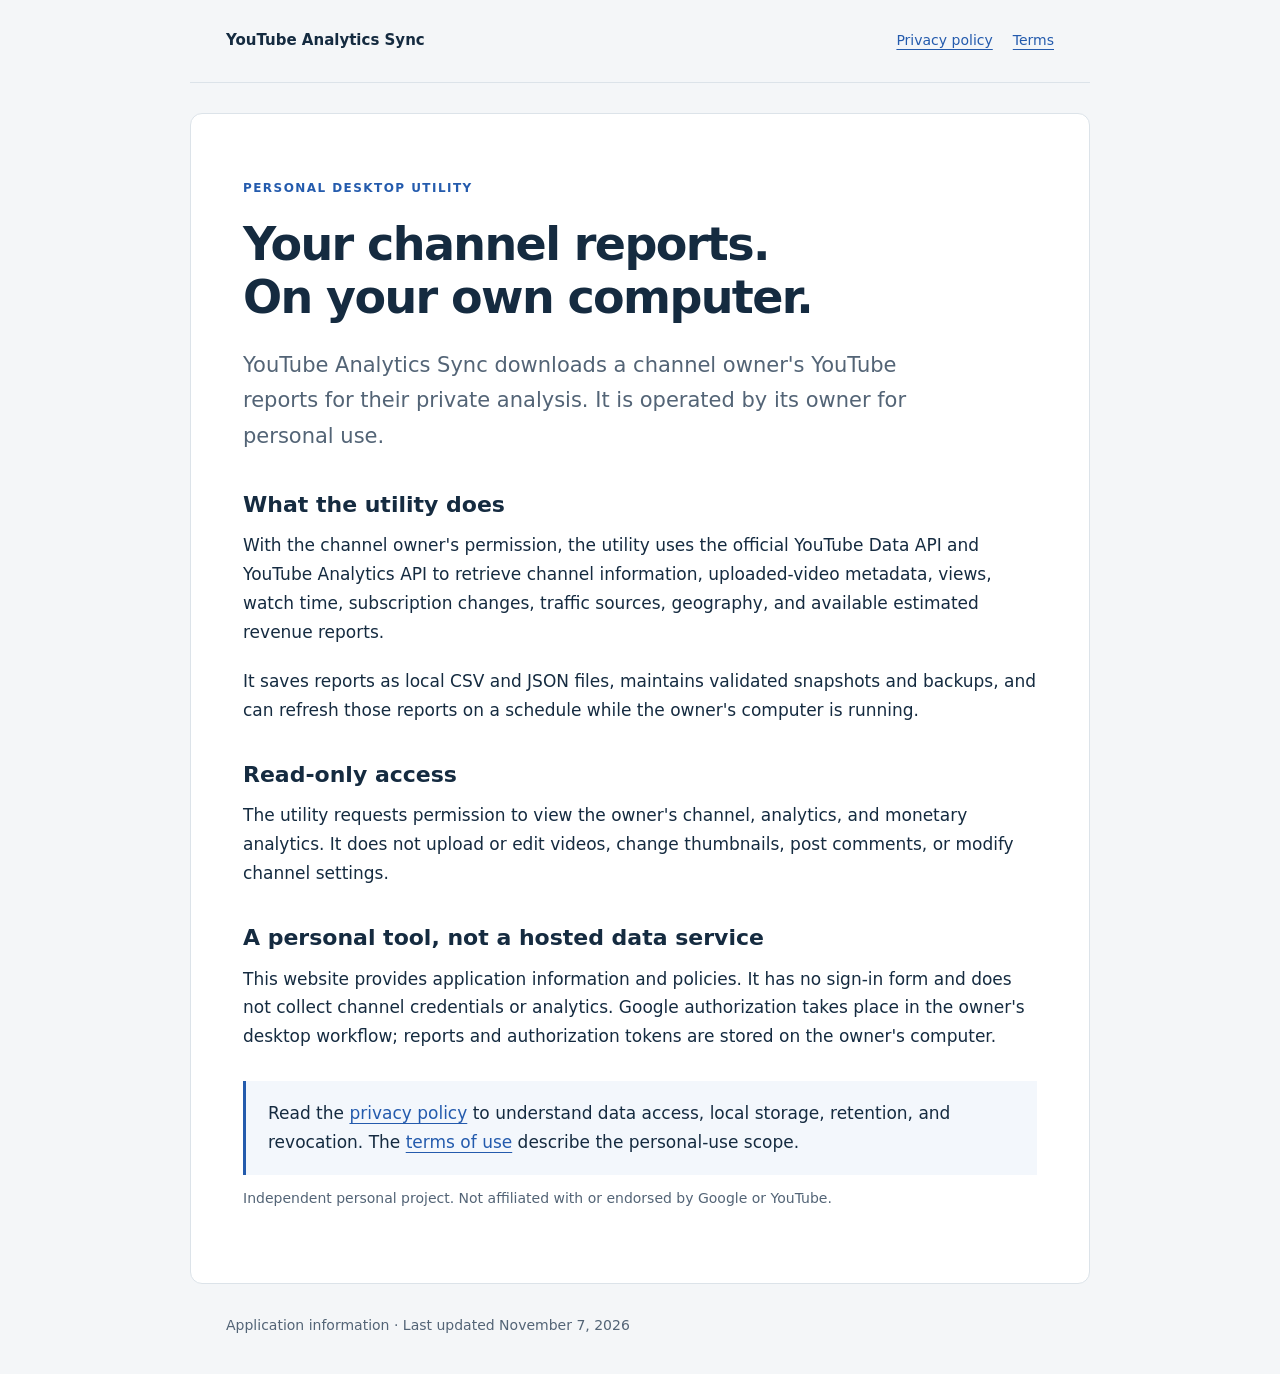
<file: index.html>
<!doctype html>
<html lang="en"><head><meta charset="utf-8"><meta name="viewport" content="width=device-width,initial-scale=1"><meta name="google-site-verification" content="2XGEfSB0RLg4CMqCSlegSYckYk3CY5fay4mAmUKREqk"><meta name="description" content="YouTube Analytics Sync is a personal desktop utility that downloads the channel owner's analytics reports to their own computer."><title>YouTube Analytics Sync — Personal desktop utility</title><link rel="stylesheet" href="style.css"></head>
<body><header><a href="index.html">YouTube Analytics Sync</a><nav aria-label="Main navigation"><a href="privacy.html">Privacy policy</a><a href="terms.html">Terms</a></nav></header>
<main><p class="eyebrow">Personal desktop utility</p><h1>Your channel reports.<br>On your own computer.</h1><p class="lead">YouTube Analytics Sync downloads a channel owner's YouTube reports for their private analysis. It is operated by its owner for personal use.</p>
<h2>What the utility does</h2><p>With the channel owner's permission, the utility uses the official YouTube Data API and YouTube Analytics API to retrieve channel information, uploaded-video metadata, views, watch time, subscription changes, traffic sources, geography, and available estimated revenue reports.</p><p>It saves reports as local CSV and JSON files, maintains validated snapshots and backups, and can refresh those reports on a schedule while the owner's computer is running.</p>
<h2>Read-only access</h2><p>The utility requests permission to view the owner's channel, analytics, and monetary analytics. It does not upload or edit videos, change thumbnails, post comments, or modify channel settings.</p>
<h2>A personal tool, not a hosted data service</h2><p>This website provides application information and policies. It has no sign-in form and does not collect channel credentials or analytics. Google authorization takes place in the owner's desktop workflow; reports and authorization tokens are stored on the owner's computer.</p>
<div class="note">Read the <a href="privacy.html">privacy policy</a> to understand data access, local storage, retention, and revocation. The <a href="terms.html">terms of use</a> describe the personal-use scope.</div>
<p class="meta">Independent personal project. Not affiliated with or endorsed by Google or YouTube.</p></main><footer>Application information · Last updated November 7, 2026</footer></body></html>
</file>
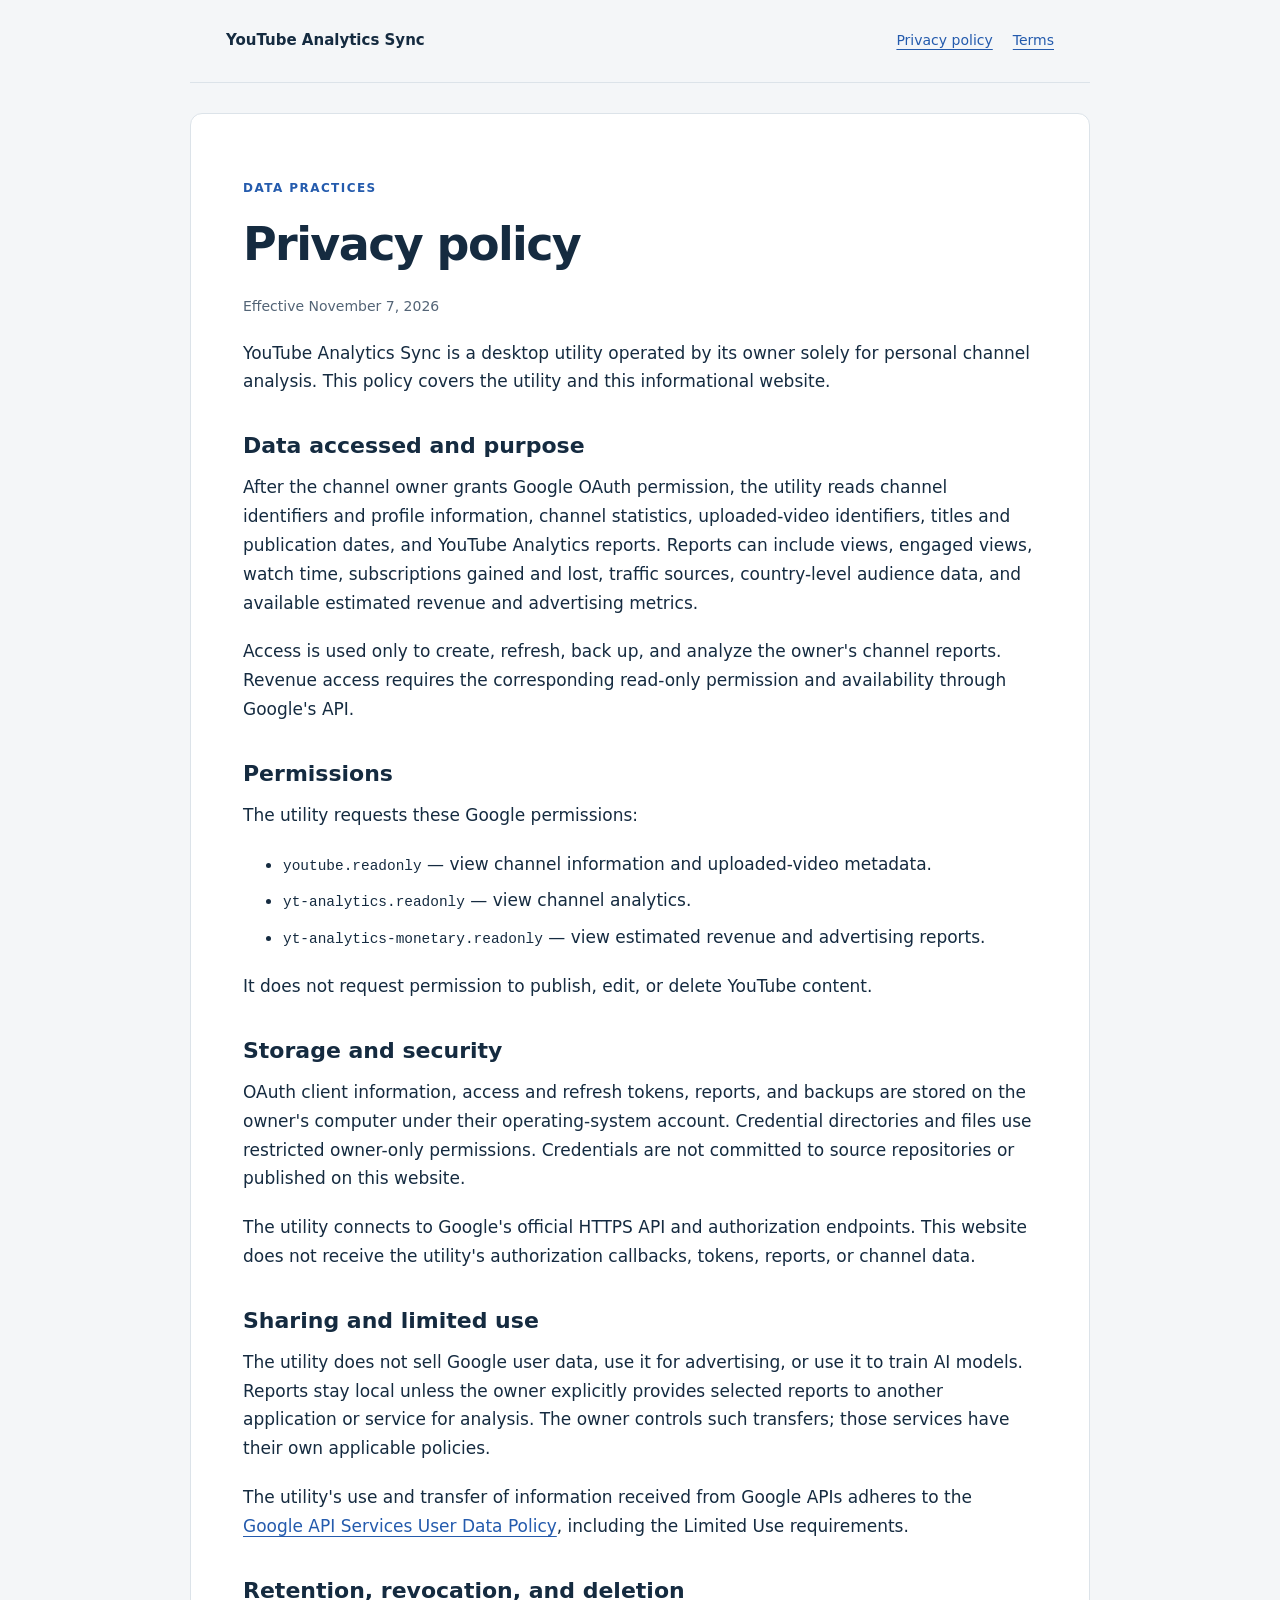
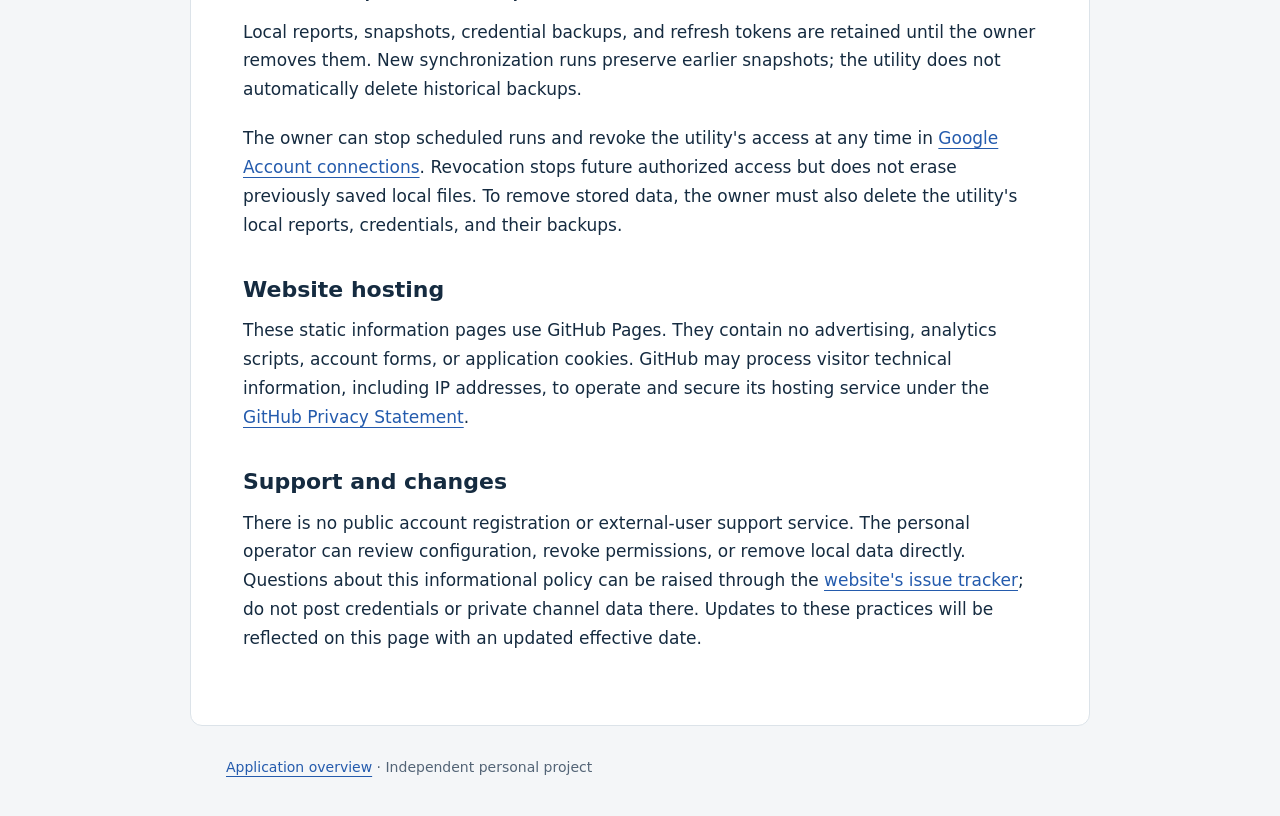
<file: privacy.html>
<!doctype html>
<html lang="en"><head><meta charset="utf-8"><meta name="viewport" content="width=device-width,initial-scale=1"><meta name="description" content="Privacy policy for the personal YouTube Analytics Sync desktop utility."><title>Privacy policy — YouTube Analytics Sync</title><link rel="stylesheet" href="style.css"></head>
<body><header><a href="index.html">YouTube Analytics Sync</a><nav aria-label="Main navigation"><a href="privacy.html" aria-current="page">Privacy policy</a><a href="terms.html">Terms</a></nav></header><main><p class="eyebrow">Data practices</p><h1>Privacy policy</h1><p class="meta">Effective November 7, 2026</p><p>YouTube Analytics Sync is a desktop utility operated by its owner solely for personal channel analysis. This policy covers the utility and this informational website.</p>
<h2>Data accessed and purpose</h2><p>After the channel owner grants Google OAuth permission, the utility reads channel identifiers and profile information, channel statistics, uploaded-video identifiers, titles and publication dates, and YouTube Analytics reports. Reports can include views, engaged views, watch time, subscriptions gained and lost, traffic sources, country-level audience data, and available estimated revenue and advertising metrics.</p><p>Access is used only to create, refresh, back up, and analyze the owner's channel reports. Revenue access requires the corresponding read-only permission and availability through Google's API.</p>
<h2>Permissions</h2><p>The utility requests these Google permissions:</p><ul><li><code>youtube.readonly</code> — view channel information and uploaded-video metadata.</li><li><code>yt-analytics.readonly</code> — view channel analytics.</li><li><code>yt-analytics-monetary.readonly</code> — view estimated revenue and advertising reports.</li></ul><p>It does not request permission to publish, edit, or delete YouTube content.</p>
<h2>Storage and security</h2><p>OAuth client information, access and refresh tokens, reports, and backups are stored on the owner's computer under their operating-system account. Credential directories and files use restricted owner-only permissions. Credentials are not committed to source repositories or published on this website.</p><p>The utility connects to Google's official HTTPS API and authorization endpoints. This website does not receive the utility's authorization callbacks, tokens, reports, or channel data.</p>
<h2>Sharing and limited use</h2><p>The utility does not sell Google user data, use it for advertising, or use it to train AI models. Reports stay local unless the owner explicitly provides selected reports to another application or service for analysis. The owner controls such transfers; those services have their own applicable policies.</p><p>The utility's use and transfer of information received from Google APIs adheres to the <a href="https://developers.google.com/terms/api-services-user-data-policy">Google API Services User Data Policy</a>, including the Limited Use requirements.</p>
<h2>Retention, revocation, and deletion</h2><p>Local reports, snapshots, credential backups, and refresh tokens are retained until the owner removes them. New synchronization runs preserve earlier snapshots; the utility does not automatically delete historical backups.</p><p>The owner can stop scheduled runs and revoke the utility's access at any time in <a href="https://myaccount.google.com/connections">Google Account connections</a>. Revocation stops future authorized access but does not erase previously saved local files. To remove stored data, the owner must also delete the utility's local reports, credentials, and their backups.</p>
<h2>Website hosting</h2><p>These static information pages use GitHub Pages. They contain no advertising, analytics scripts, account forms, or application cookies. GitHub may process visitor technical information, including IP addresses, to operate and secure its hosting service under the <a href="https://docs.github.com/en/site-policy/privacy-policies/github-general-privacy-statement">GitHub Privacy Statement</a>.</p>
<h2>Support and changes</h2><p>There is no public account registration or external-user support service. The personal operator can review configuration, revoke permissions, or remove local data directly. Questions about this informational policy can be raised through the <a href="https://github.com/LEO0417/LEO0417.github.io/issues">website's issue tracker</a>; do not post credentials or private channel data there. Updates to these practices will be reflected on this page with an updated effective date.</p></main><footer><a href="index.html">Application overview</a> · Independent personal project</footer></body></html>
</file>
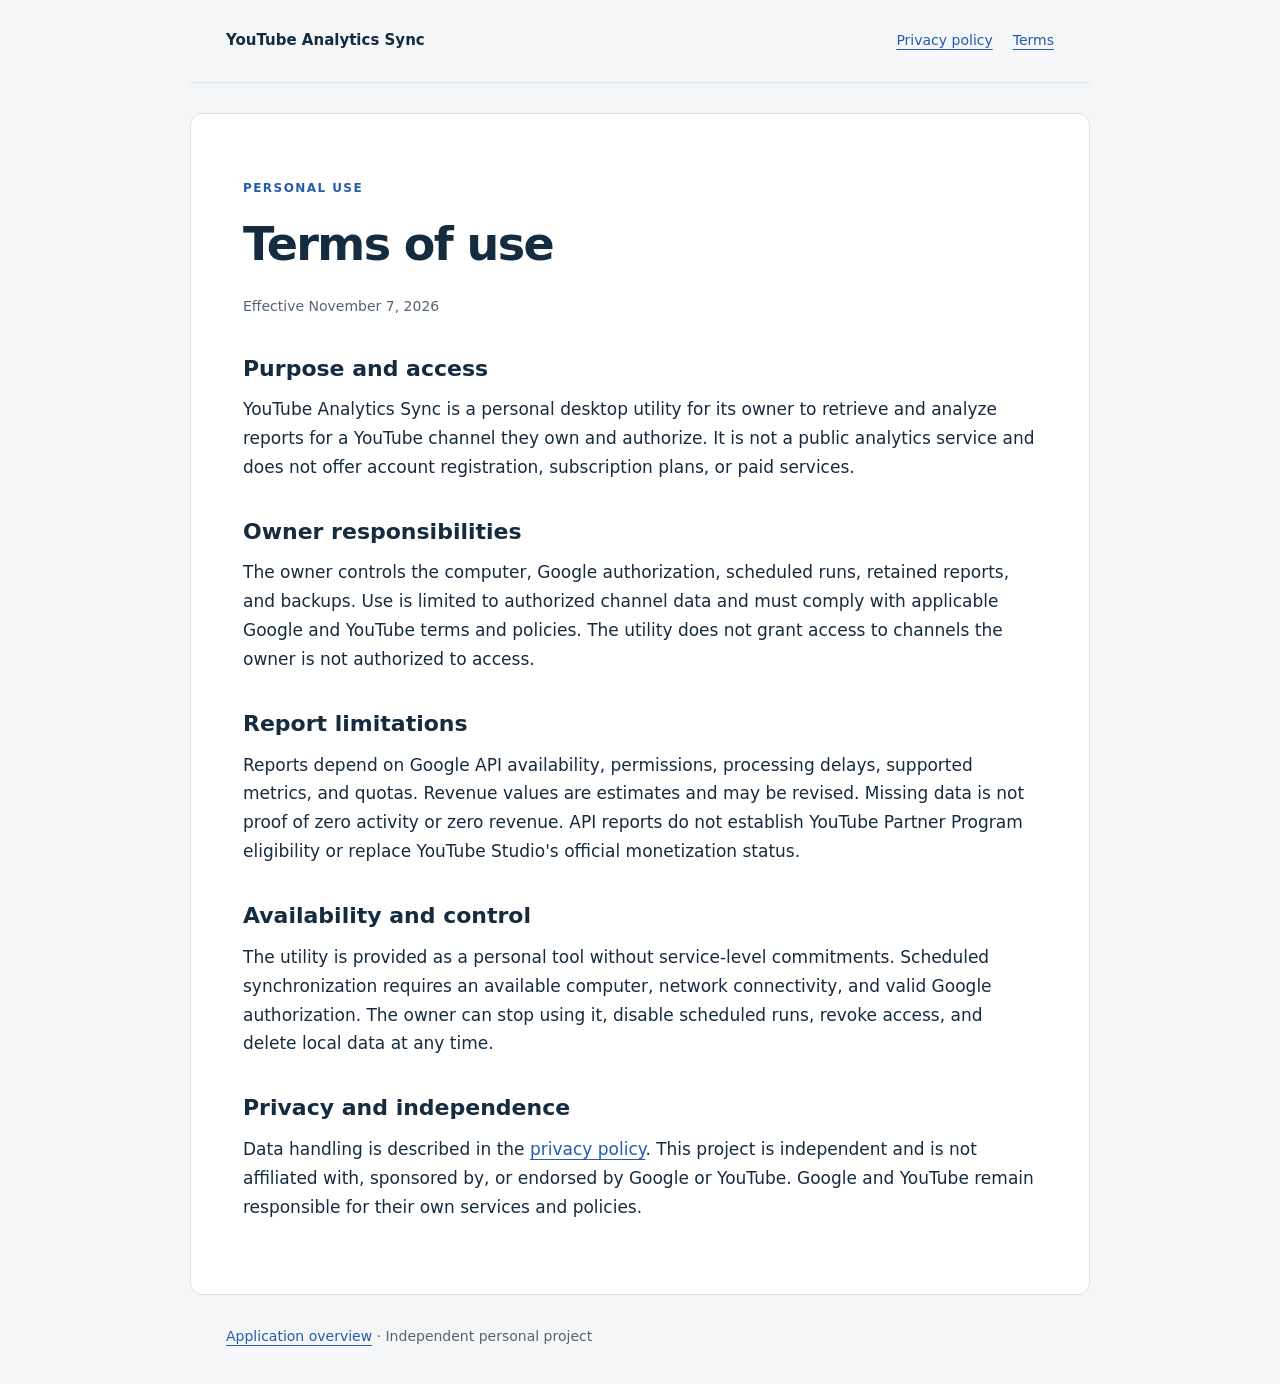
<file: terms.html>
<!doctype html>
<html lang="en"><head><meta charset="utf-8"><meta name="viewport" content="width=device-width,initial-scale=1"><meta name="description" content="Personal-use terms for YouTube Analytics Sync."><title>Terms of use — YouTube Analytics Sync</title><link rel="stylesheet" href="style.css"></head>
<body><header><a href="index.html">YouTube Analytics Sync</a><nav aria-label="Main navigation"><a href="privacy.html">Privacy policy</a><a href="terms.html" aria-current="page">Terms</a></nav></header><main><p class="eyebrow">Personal use</p><h1>Terms of use</h1><p class="meta">Effective November 7, 2026</p>
<h2>Purpose and access</h2><p>YouTube Analytics Sync is a personal desktop utility for its owner to retrieve and analyze reports for a YouTube channel they own and authorize. It is not a public analytics service and does not offer account registration, subscription plans, or paid services.</p>
<h2>Owner responsibilities</h2><p>The owner controls the computer, Google authorization, scheduled runs, retained reports, and backups. Use is limited to authorized channel data and must comply with applicable Google and YouTube terms and policies. The utility does not grant access to channels the owner is not authorized to access.</p>
<h2>Report limitations</h2><p>Reports depend on Google API availability, permissions, processing delays, supported metrics, and quotas. Revenue values are estimates and may be revised. Missing data is not proof of zero activity or zero revenue. API reports do not establish YouTube Partner Program eligibility or replace YouTube Studio's official monetization status.</p>
<h2>Availability and control</h2><p>The utility is provided as a personal tool without service-level commitments. Scheduled synchronization requires an available computer, network connectivity, and valid Google authorization. The owner can stop using it, disable scheduled runs, revoke access, and delete local data at any time.</p>
<h2>Privacy and independence</h2><p>Data handling is described in the <a href="privacy.html">privacy policy</a>. This project is independent and is not affiliated with, sponsored by, or endorsed by Google or YouTube. Google and YouTube remain responsible for their own services and policies.</p></main><footer><a href="index.html">Application overview</a> · Independent personal project</footer></body></html>
</file>
<file: style.css>
:root{color-scheme:light;--ink:#152b40;--muted:#536476;--line:#dce3e9;--accent:#245bad;--paper:#fff;--background:#f4f6f8}*{box-sizing:border-box}body{margin:0;background:var(--background);color:var(--ink);font:17px/1.7 system-ui,-apple-system,BlinkMacSystemFont,"Segoe UI",sans-serif}a{color:var(--accent);text-underline-offset:4px}a:hover{text-decoration-thickness:2px}a:focus-visible{outline:3px solid #f2b64a;outline-offset:4px}header,main,footer{max-width:900px;margin:auto;padding:28px 36px}header{display:flex;justify-content:space-between;gap:20px;align-items:center;border-bottom:1px solid var(--line)}header>a{font-size:15px;font-weight:700;text-decoration:none;color:var(--ink)}nav{display:flex;gap:20px;font-size:14px}main{background:var(--paper);margin:30px auto;border:1px solid var(--line);border-radius:12px;padding:52px}h1{font-size:clamp(30px,5vw,46px);line-height:1.15;letter-spacing:-.035em;margin:10px 0 24px}h2{font-size:22px;line-height:1.3;margin:36px 0 12px}p,ul{margin:12px 0 20px}.eyebrow{font-size:12px;letter-spacing:.12em;font-weight:700;text-transform:uppercase;color:var(--accent)}.lead{font-size:21px;color:var(--muted);max-width:680px}.note{padding:18px 22px;border-left:3px solid var(--accent);background:#f3f7fc;margin-top:30px}.meta,footer{font-size:14px;color:var(--muted)}footer{padding-top:0;padding-bottom:36px}li{margin:8px 0}code{font-size:.85em;overflow-wrap:anywhere}main a{overflow-wrap:anywhere}@media(max-width:600px){header,footer{padding:22px}header{align-items:flex-start;flex-direction:column;gap:10px}main{margin:18px 12px;padding:28px 24px}nav{gap:18px}.lead{font-size:19px}}
</file>
